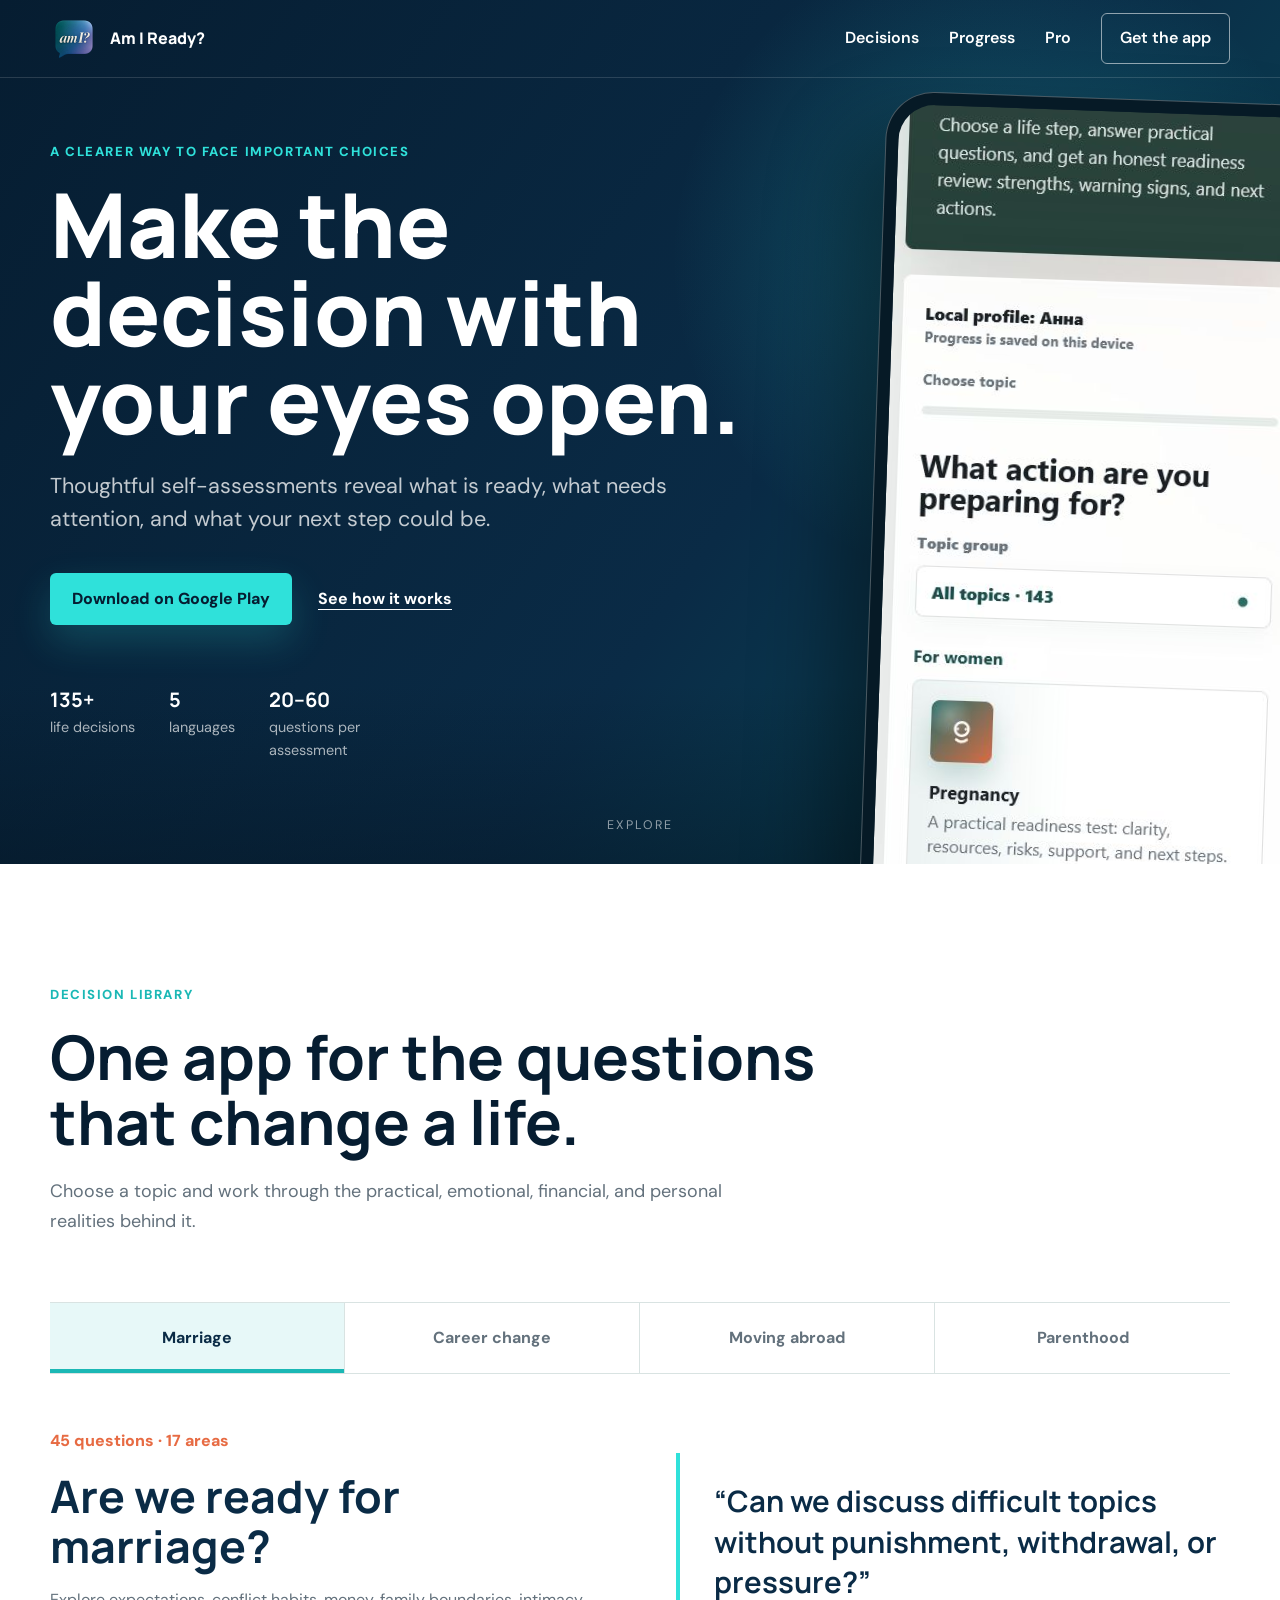
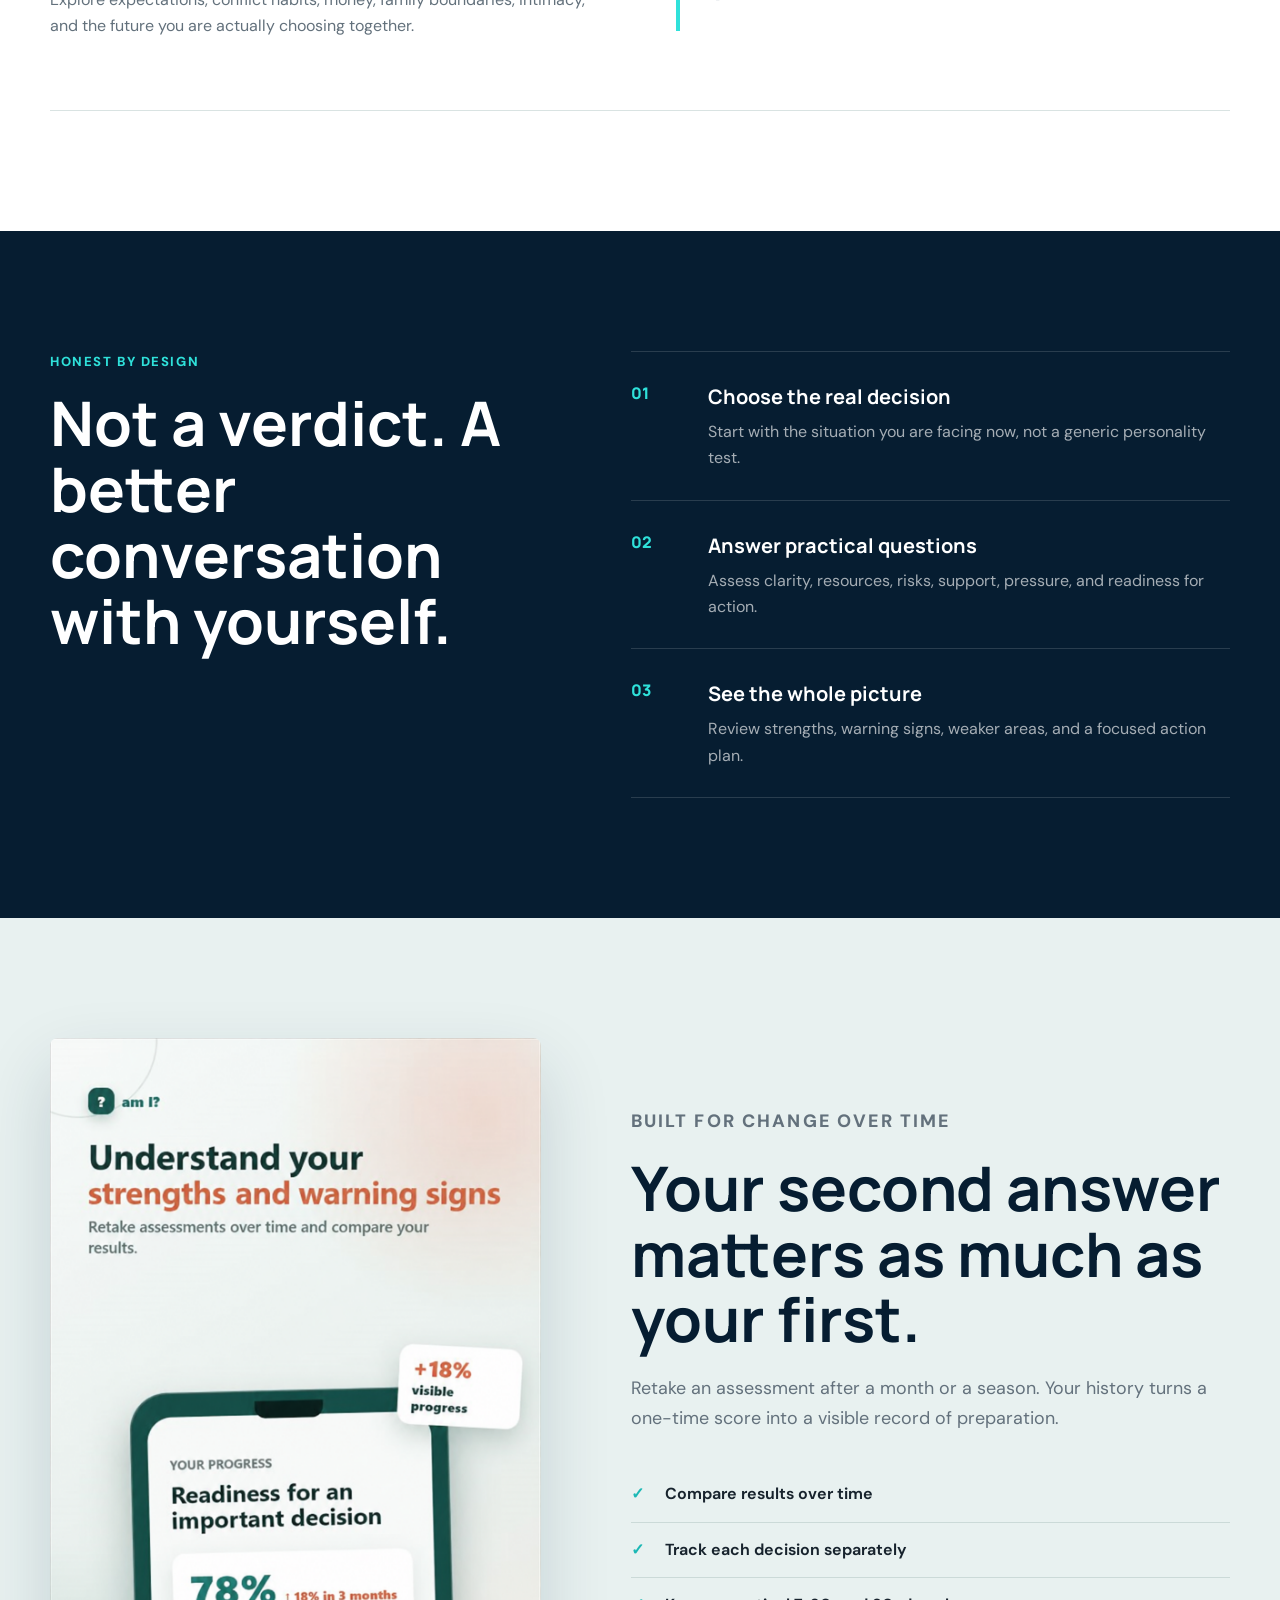
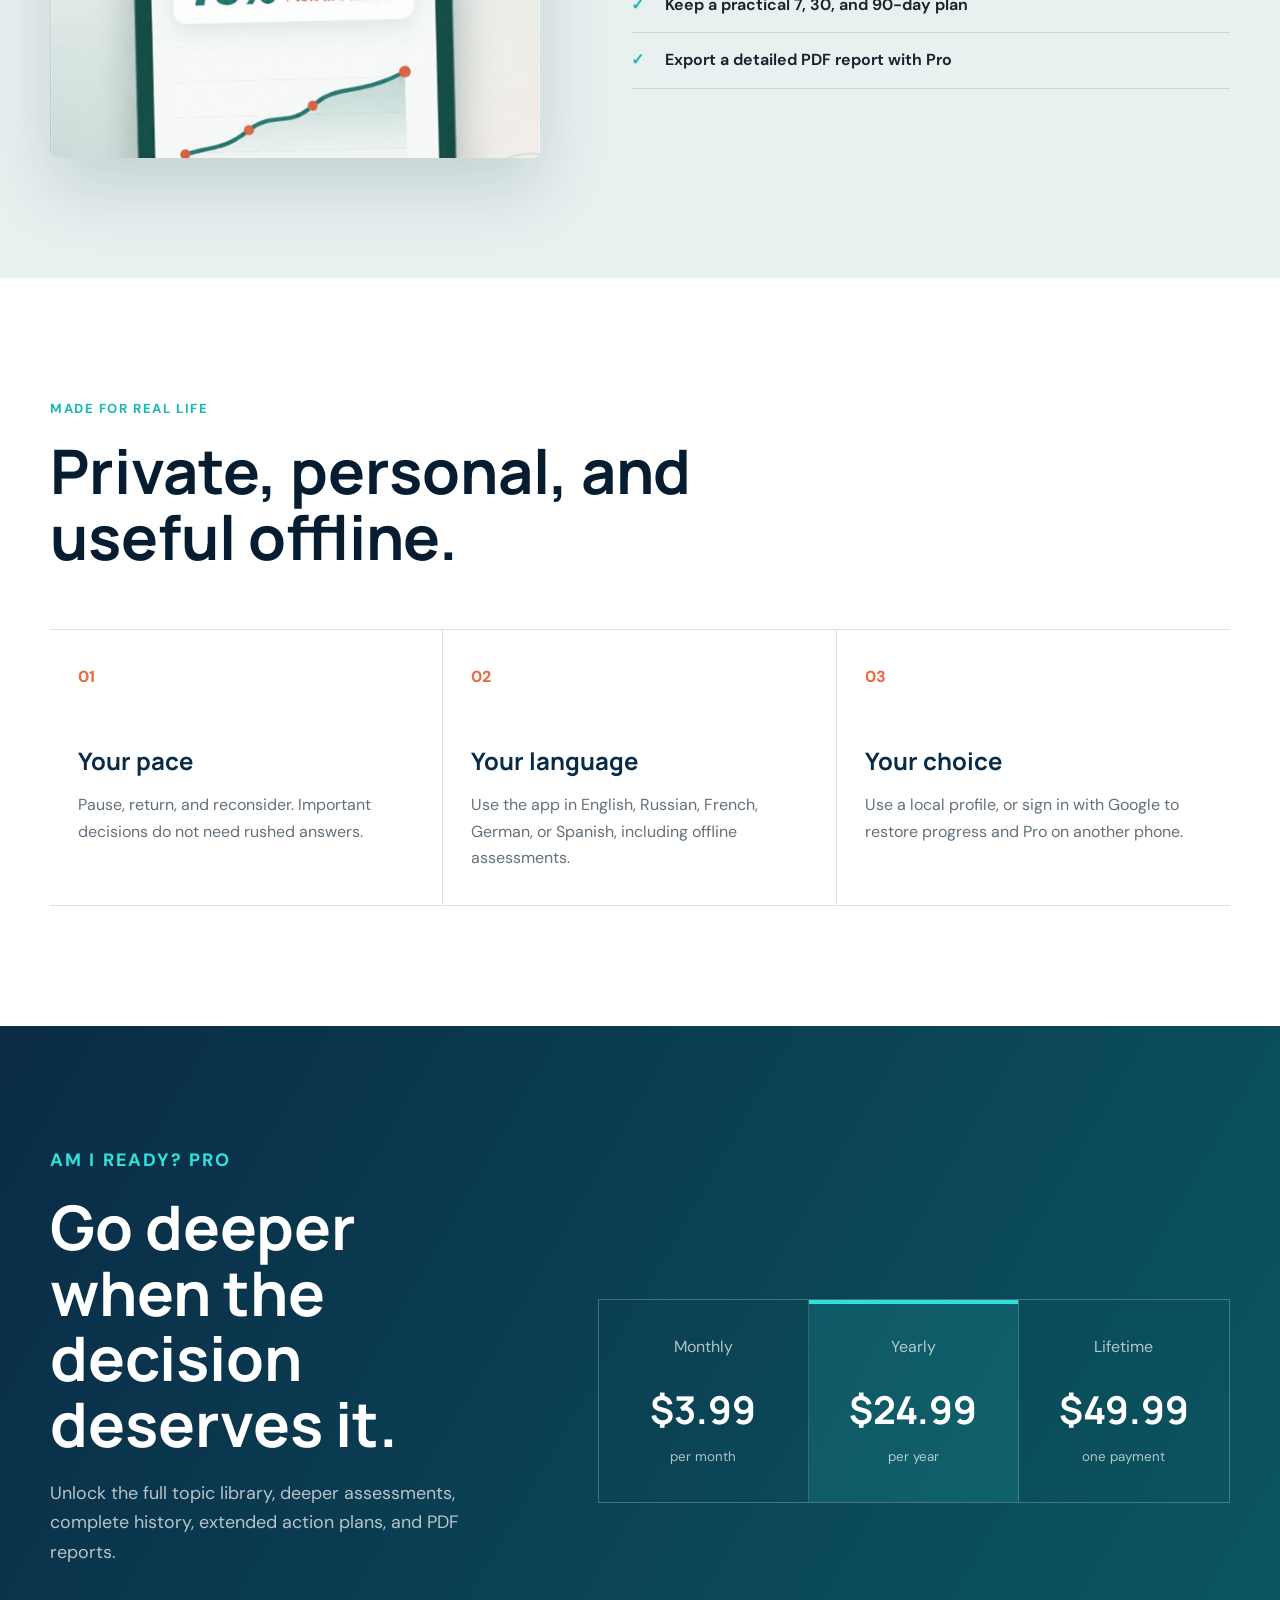
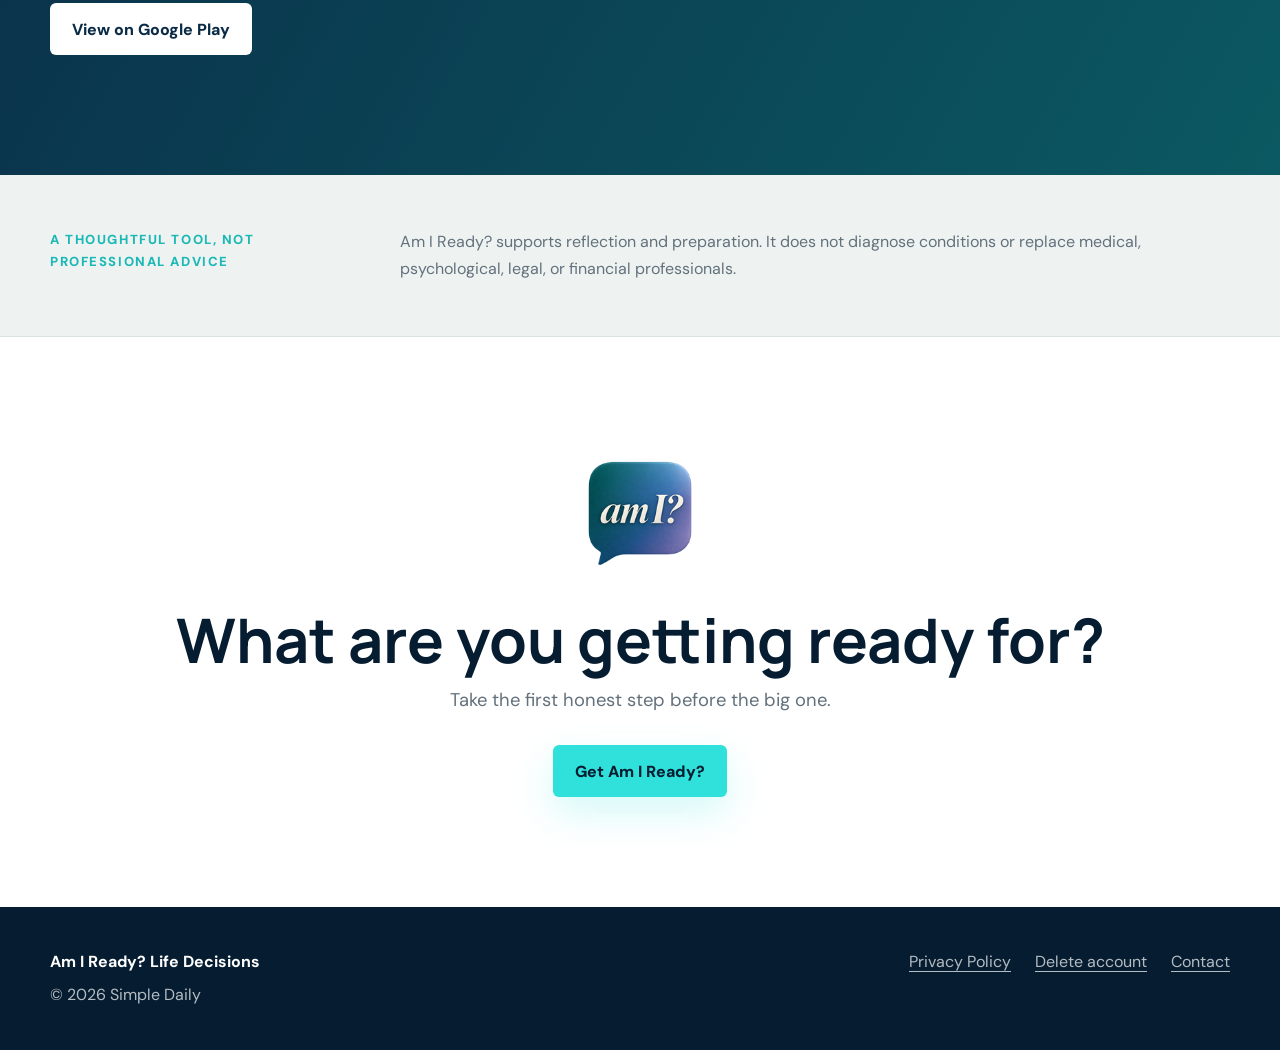
<file: index.html>
<!doctype html>
<html lang="en">
<head>
  <meta charset="utf-8">
  <meta name="viewport" content="width=device-width, initial-scale=1">
  <meta name="theme-color" content="#0a2b46">
  <meta name="description" content="Am I Ready? Life Decisions helps you examine important choices through thoughtful assessments, clear warning signs, and practical next steps.">
  <title>Am I Ready? Life Decisions</title>
  <link rel="icon" type="image/svg+xml" href="data:image/svg+xml,%3Csvg xmlns='http://www.w3.org/2000/svg' viewBox='0 0 64 64'%3E%3Crect width='64' height='64' rx='15' fill='%230a2b46'/%3E%3Cpath d='M23 23c1-8 18-8 18 2 0 8-9 8-9 15' fill='none' stroke='%232fe1da' stroke-width='6' stroke-linecap='round'/%3E%3Ccircle cx='32' cy='49' r='3.5' fill='white'/%3E%3C/svg%3E">
  <link rel="preconnect" href="https://fonts.googleapis.com">
  <link rel="preconnect" href="https://fonts.gstatic.com" crossorigin>
  <link href="https://fonts.googleapis.com/css2?family=DM+Sans:wght@400;500;600;700&family=Manrope:wght@500;600;700;800&display=swap" rel="stylesheet">
  <link rel="stylesheet" href="site.css">
</head>
<body>
  <header class="site-header" data-header>
    <a class="brand" href="#top" aria-label="Am I Ready home">
      <img src="assets/app-logo.png?v=20261002" alt="" width="50" height="50">
      <span>Am I Ready?</span>
    </a>
    <button class="menu-button" type="button" aria-label="Open navigation" aria-expanded="false" data-menu-button>☰</button>
    <nav class="nav" data-nav>
      <a href="#decisions">Decisions</a>
      <a href="#progress">Progress</a>
      <a href="#pro">Pro</a>
      <a class="nav-download" href="https://play.google.com/store/apps/details?id=com.vav.readiness">Get the app</a>
    </nav>
  </header>

  <main id="top">
    <section class="hero">
      <div class="hero-visual" aria-hidden="true">
        <div class="phone-frame">
          <img src="assets/app-home.png" alt="">
        </div>
      </div>
      <div class="hero-content">
        <p class="eyebrow">A clearer way to face important choices</p>
        <h1>Make the decision with your eyes open.</h1>
        <p class="hero-copy">Thoughtful self-assessments reveal what is ready, what needs attention, and what your next step could be.</p>
        <div class="hero-actions">
          <a class="button button-primary" href="https://play.google.com/store/apps/details?id=com.vav.readiness">Download on Google Play</a>
          <a class="text-link" href="#decisions">See how it works</a>
        </div>
        <div class="hero-proof" aria-label="Product highlights">
          <span><strong>135+</strong> life decisions</span>
          <span><strong>5</strong> languages</span>
          <span><strong>20–60</strong> questions per assessment</span>
        </div>
      </div>
      <div class="scroll-cue" aria-hidden="true">Explore</div>
    </section>

    <section class="decision-lab" id="decisions">
      <div class="section-heading">
        <p class="eyebrow">Decision library</p>
        <h2>One app for the questions that change a life.</h2>
        <p>Choose a topic and work through the practical, emotional, financial, and personal realities behind it.</p>
      </div>

      <div class="decision-explorer">
        <div class="decision-tabs" role="tablist" aria-label="Example decisions">
          <button class="decision-tab is-active" type="button" role="tab" aria-selected="true" data-decision="marriage">Marriage</button>
          <button class="decision-tab" type="button" role="tab" aria-selected="false" data-decision="career">Career change</button>
          <button class="decision-tab" type="button" role="tab" aria-selected="false" data-decision="move">Moving abroad</button>
          <button class="decision-tab" type="button" role="tab" aria-selected="false" data-decision="parenthood">Parenthood</button>
        </div>
        <div class="decision-detail" aria-live="polite">
          <div>
            <p class="decision-meta" data-decision-meta>45 questions · 17 areas</p>
            <h3 data-decision-title>Are we ready for marriage?</h3>
            <p data-decision-copy>Explore expectations, conflict habits, money, family boundaries, intimacy, and the future you are actually choosing together.</p>
          </div>
          <blockquote data-decision-question>“Can we discuss difficult topics without punishment, withdrawal, or pressure?”</blockquote>
        </div>
      </div>
    </section>

    <section class="method-band">
      <div class="method-intro">
        <p class="eyebrow">Honest by design</p>
        <h2>Not a verdict. A better conversation with yourself.</h2>
      </div>
      <ol class="method-steps">
        <li><span>01</span><div><h3>Choose the real decision</h3><p>Start with the situation you are facing now, not a generic personality test.</p></div></li>
        <li><span>02</span><div><h3>Answer practical questions</h3><p>Assess clarity, resources, risks, support, pressure, and readiness for action.</p></div></li>
        <li><span>03</span><div><h3>See the whole picture</h3><p>Review strengths, warning signs, weaker areas, and a focused action plan.</p></div></li>
      </ol>
    </section>

    <section class="progress-section" id="progress">
      <div class="progress-image">
        <img src="assets/progress-screen.png" alt="Am I Ready progress history showing improvement over time" loading="lazy">
      </div>
      <div class="progress-copy">
        <p class="eyebrow">Built for change over time</p>
        <h2>Your second answer matters as much as your first.</h2>
        <p>Retake an assessment after a month or a season. Your history turns a one-time score into a visible record of preparation.</p>
        <ul class="check-list">
          <li>Compare results over time</li>
          <li>Track each decision separately</li>
          <li>Keep a practical 7, 30, and 90-day plan</li>
          <li>Export a detailed PDF report with Pro</li>
        </ul>
      </div>
    </section>

    <section class="values-section">
      <div class="section-heading compact">
        <p class="eyebrow">Made for real life</p>
        <h2>Private, personal, and useful offline.</h2>
      </div>
      <div class="value-grid">
        <article><span>01</span><h3>Your pace</h3><p>Pause, return, and reconsider. Important decisions do not need rushed answers.</p></article>
        <article><span>02</span><h3>Your language</h3><p>Use the app in English, Russian, French, German, or Spanish, including offline assessments.</p></article>
        <article><span>03</span><h3>Your choice</h3><p>Use a local profile, or sign in with Google to restore progress and Pro on another phone.</p></article>
      </div>
    </section>

    <section class="pro-section" id="pro">
      <div class="pro-copy">
        <p class="eyebrow">Am I Ready? Pro</p>
        <h2>Go deeper when the decision deserves it.</h2>
        <p>Unlock the full topic library, deeper assessments, complete history, extended action plans, and PDF reports.</p>
        <a class="button button-light" href="https://play.google.com/store/apps/details?id=com.vav.readiness">View on Google Play</a>
      </div>
      <div class="pricing" aria-label="Pro pricing">
        <div><span>Monthly</span><strong>$3.99</strong><small>per month</small></div>
        <div class="featured"><span>Yearly</span><strong>$24.99</strong><small>per year</small></div>
        <div><span>Lifetime</span><strong>$49.99</strong><small>one payment</small></div>
      </div>
    </section>

    <section class="disclaimer">
      <p class="eyebrow">A thoughtful tool, not professional advice</p>
      <p>Am I Ready? supports reflection and preparation. It does not diagnose conditions or replace medical, psychological, legal, or financial professionals.</p>
    </section>

    <section class="final-cta">
      <img src="assets/app-logo.png?v=20261002" alt="Am I Ready?" width="132" height="132">
      <h2>What are you getting ready for?</h2>
      <p>Take the first honest step before the big one.</p>
      <a class="button button-primary" href="https://play.google.com/store/apps/details?id=com.vav.readiness">Get Am I Ready?</a>
    </section>
  </main>

  <footer>
    <div class="footer-brand">
      <strong>Am I Ready? Life Decisions</strong>
      <span>© 2026 Simple Daily</span>
    </div>
    <div class="footer-links">
      <a href="privacy-policy.html">Privacy Policy</a>
      <a href="delete-account.html">Delete account</a>
      <a href="mailto:vavxxx@gmail.com">Contact</a>
    </div>
  </footer>
  <script src="site.js"></script>
</body>
</html>
</file>
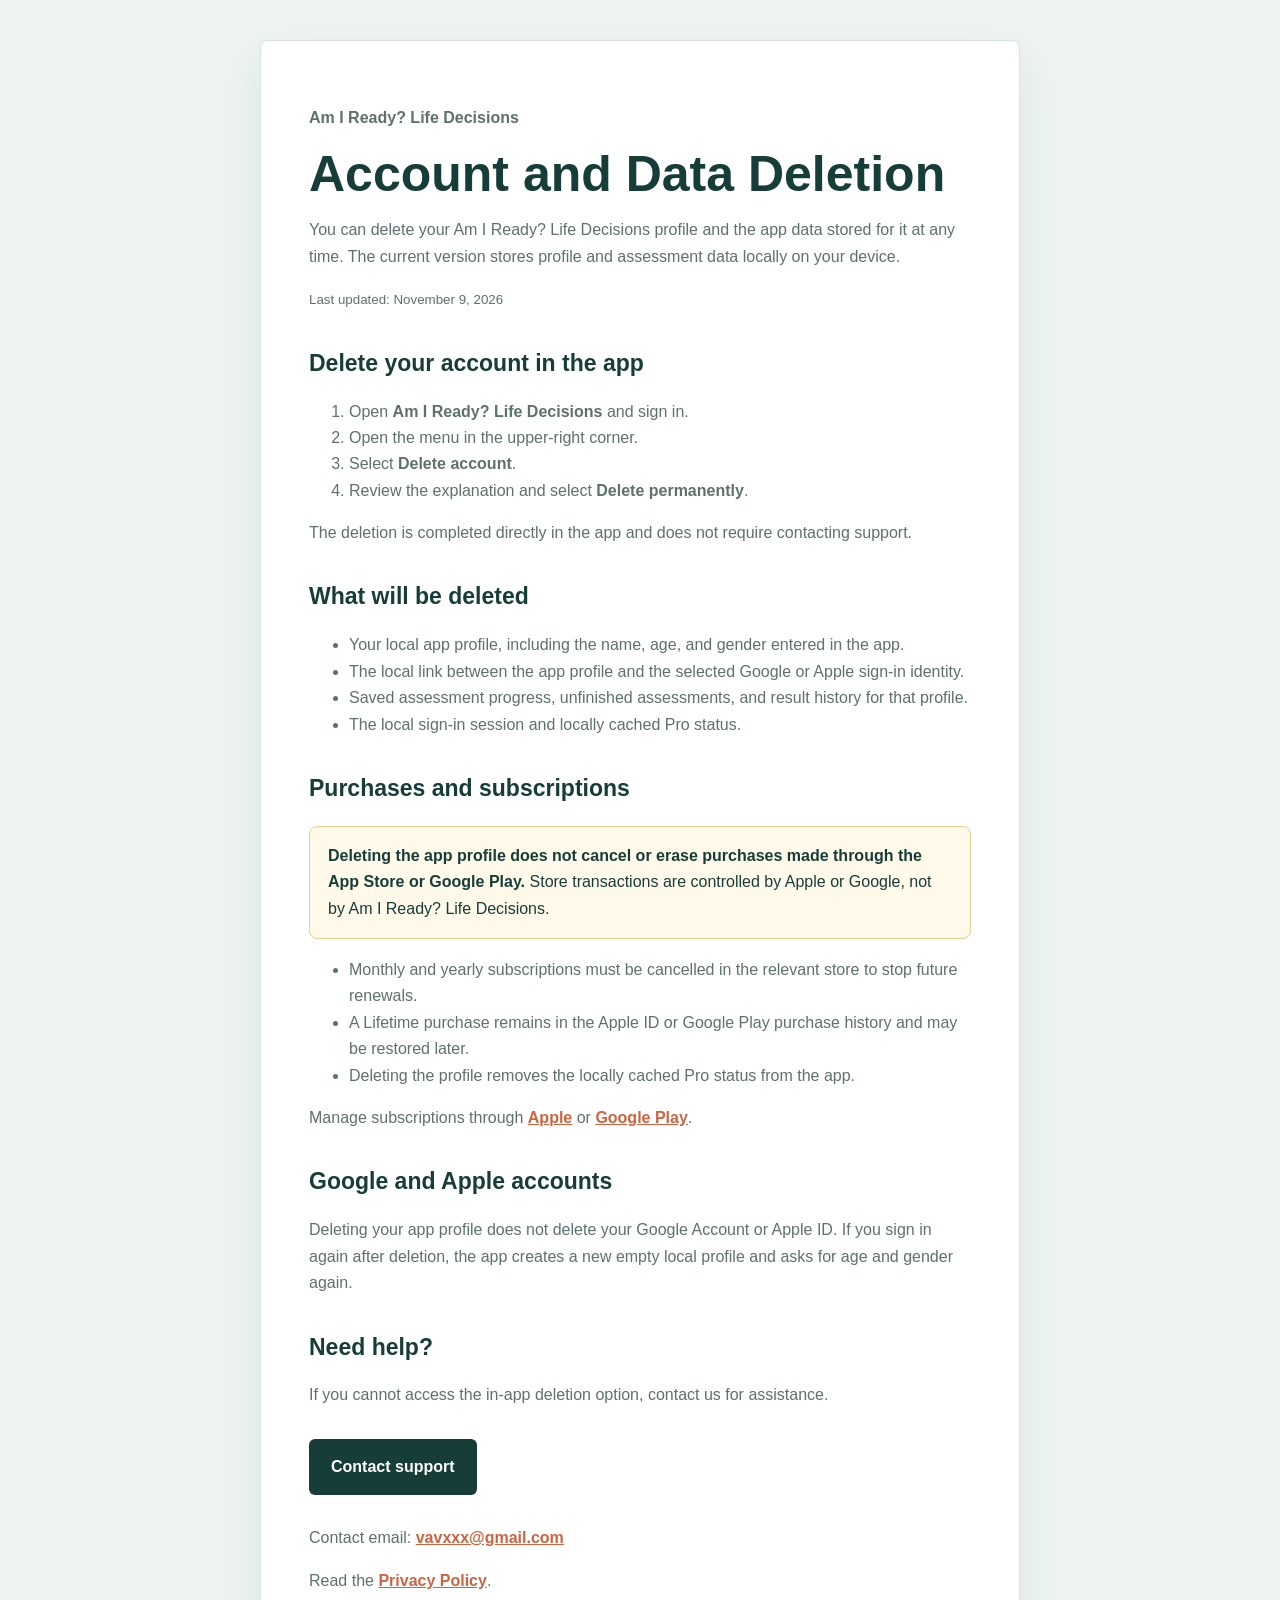
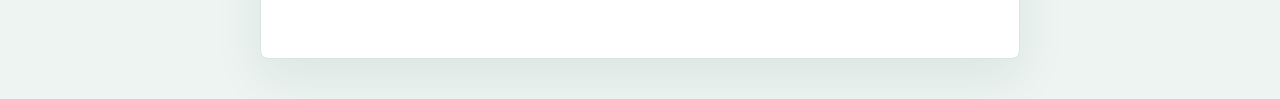
<file: delete-account.html>
<!doctype html>
<html lang="en">
<head>
  <meta charset="utf-8">
  <meta name="viewport" content="width=device-width, initial-scale=1">
  <meta name="description" content="Delete your Am I Ready? Life Decisions profile and locally stored app data.">
  <title>Account and Data Deletion | Am I Ready? Life Decisions</title>
  <style>
    :root {
      color-scheme: light;
      --ink: #173d38;
      --muted: #5d716e;
      --surface: #ffffff;
      --line: #d9e4e0;
      --accent: #cf633f;
      --background: #edf4f1;
    }
    * { box-sizing: border-box; }
    body {
      margin: 0;
      background: var(--background);
      color: var(--ink);
      font-family: Arial, Helvetica, sans-serif;
      line-height: 1.65;
    }
    main {
      width: min(760px, calc(100% - 32px));
      margin: 40px auto;
      padding: 48px;
      border: 1px solid var(--line);
      border-radius: 8px;
      background: var(--surface);
      box-shadow: 0 18px 50px rgba(23, 61, 56, .08);
    }
    h1 { margin: 0 0 10px; font-size: clamp(34px, 6vw, 50px); line-height: 1.08; }
    h2 { margin: 32px 0 8px; font-size: 23px; }
    p, li { color: var(--muted); }
    a { color: var(--accent); font-weight: 700; }
    .button {
      display: inline-block;
      margin: 14px 0;
      padding: 15px 22px;
      border-radius: 6px;
      background: var(--ink);
      color: #fff;
      text-decoration: none;
    }
    .notice {
      margin: 18px 0;
      padding: 16px 18px;
      border: 1px solid #e8cf91;
      border-radius: 8px;
      background: #fff9e9;
    }
    .notice strong { color: var(--ink); }
    @media (max-width: 600px) {
      main { margin: 0; width: 100%; padding: 30px 22px; border: 0; box-shadow: none; }
    }
  </style>
</head>
<body>
  <main>
    <p><strong>Am I Ready? Life Decisions</strong></p>
    <h1>Account and Data Deletion</h1>
    <p>
      You can delete your Am I Ready? Life Decisions profile and the app data stored for it at any time.
      The current version stores profile and assessment data locally on your device.
    </p>
    <p><small>Last updated: November 9, 2026</small></p>

    <h2>Delete your account in the app</h2>
    <ol>
      <li>Open <strong>Am I Ready? Life Decisions</strong> and sign in.</li>
      <li>Open the menu in the upper-right corner.</li>
      <li>Select <strong>Delete account</strong>.</li>
      <li>Review the explanation and select <strong>Delete permanently</strong>.</li>
    </ol>

    <p>The deletion is completed directly in the app and does not require contacting support.</p>

    <h2>What will be deleted</h2>
    <ul>
      <li>Your local app profile, including the name, age, and gender entered in the app.</li>
      <li>The local link between the app profile and the selected Google or Apple sign-in identity.</li>
      <li>Saved assessment progress, unfinished assessments, and result history for that profile.</li>
      <li>The local sign-in session and locally cached Pro status.</li>
    </ul>

    <h2>Purchases and subscriptions</h2>
    <div class="notice">
      <strong>Deleting the app profile does not cancel or erase purchases made through the App Store or Google Play.</strong>
      Store transactions are controlled by Apple or Google, not by Am I Ready? Life Decisions.
    </div>
    <ul>
      <li>Monthly and yearly subscriptions must be cancelled in the relevant store to stop future renewals.</li>
      <li>A Lifetime purchase remains in the Apple ID or Google Play purchase history and may be restored later.</li>
      <li>Deleting the profile removes the locally cached Pro status from the app.</li>
    </ul>
    <p>
      Manage subscriptions through
      <a href="https://apps.apple.com/account/subscriptions/" rel="noopener noreferrer">Apple</a>
      or
      <a href="https://play.google.com/store/account/subscriptions" rel="noopener noreferrer">Google Play</a>.
    </p>

    <h2>Google and Apple accounts</h2>
    <p>
      Deleting your app profile does not delete your Google Account or Apple ID. If you sign in again after
      deletion, the app creates a new empty local profile and asks for age and gender again.
    </p>

    <h2>Need help?</h2>
    <p>If you cannot access the in-app deletion option, contact us for assistance.</p>

    <a class="button"
       href="mailto:vavxxx@gmail.com?subject=Am%20I%20Ready%20account%20deletion%20help&body=I%20need%20help%20accessing%20the%20in-app%20account%20deletion%20option.">
      Contact support
    </a>

    <p>
      Contact email:
      <a href="mailto:vavxxx@gmail.com">vavxxx@gmail.com</a>
    </p>

    <p>
      Read the <a href="privacy-policy.html">Privacy Policy</a>.
    </p>
  </main>
</body>
</html>
</file>
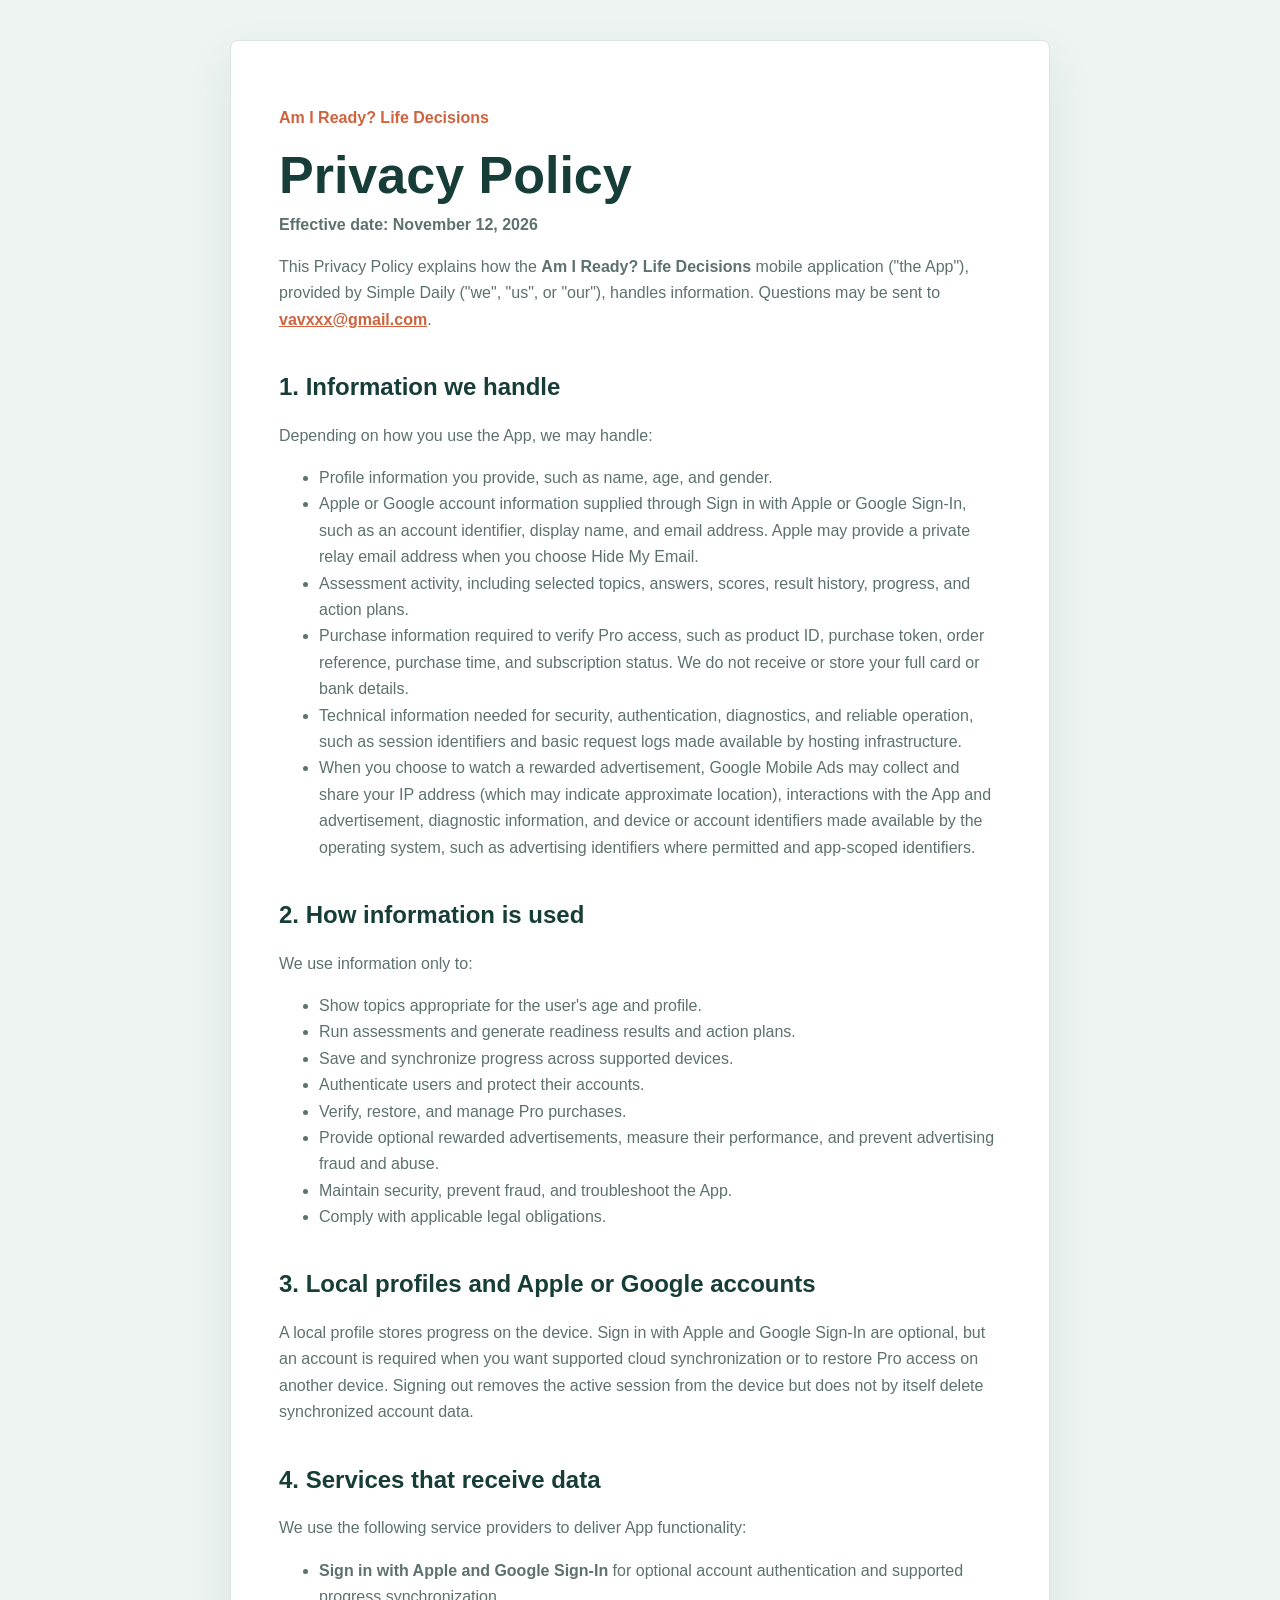
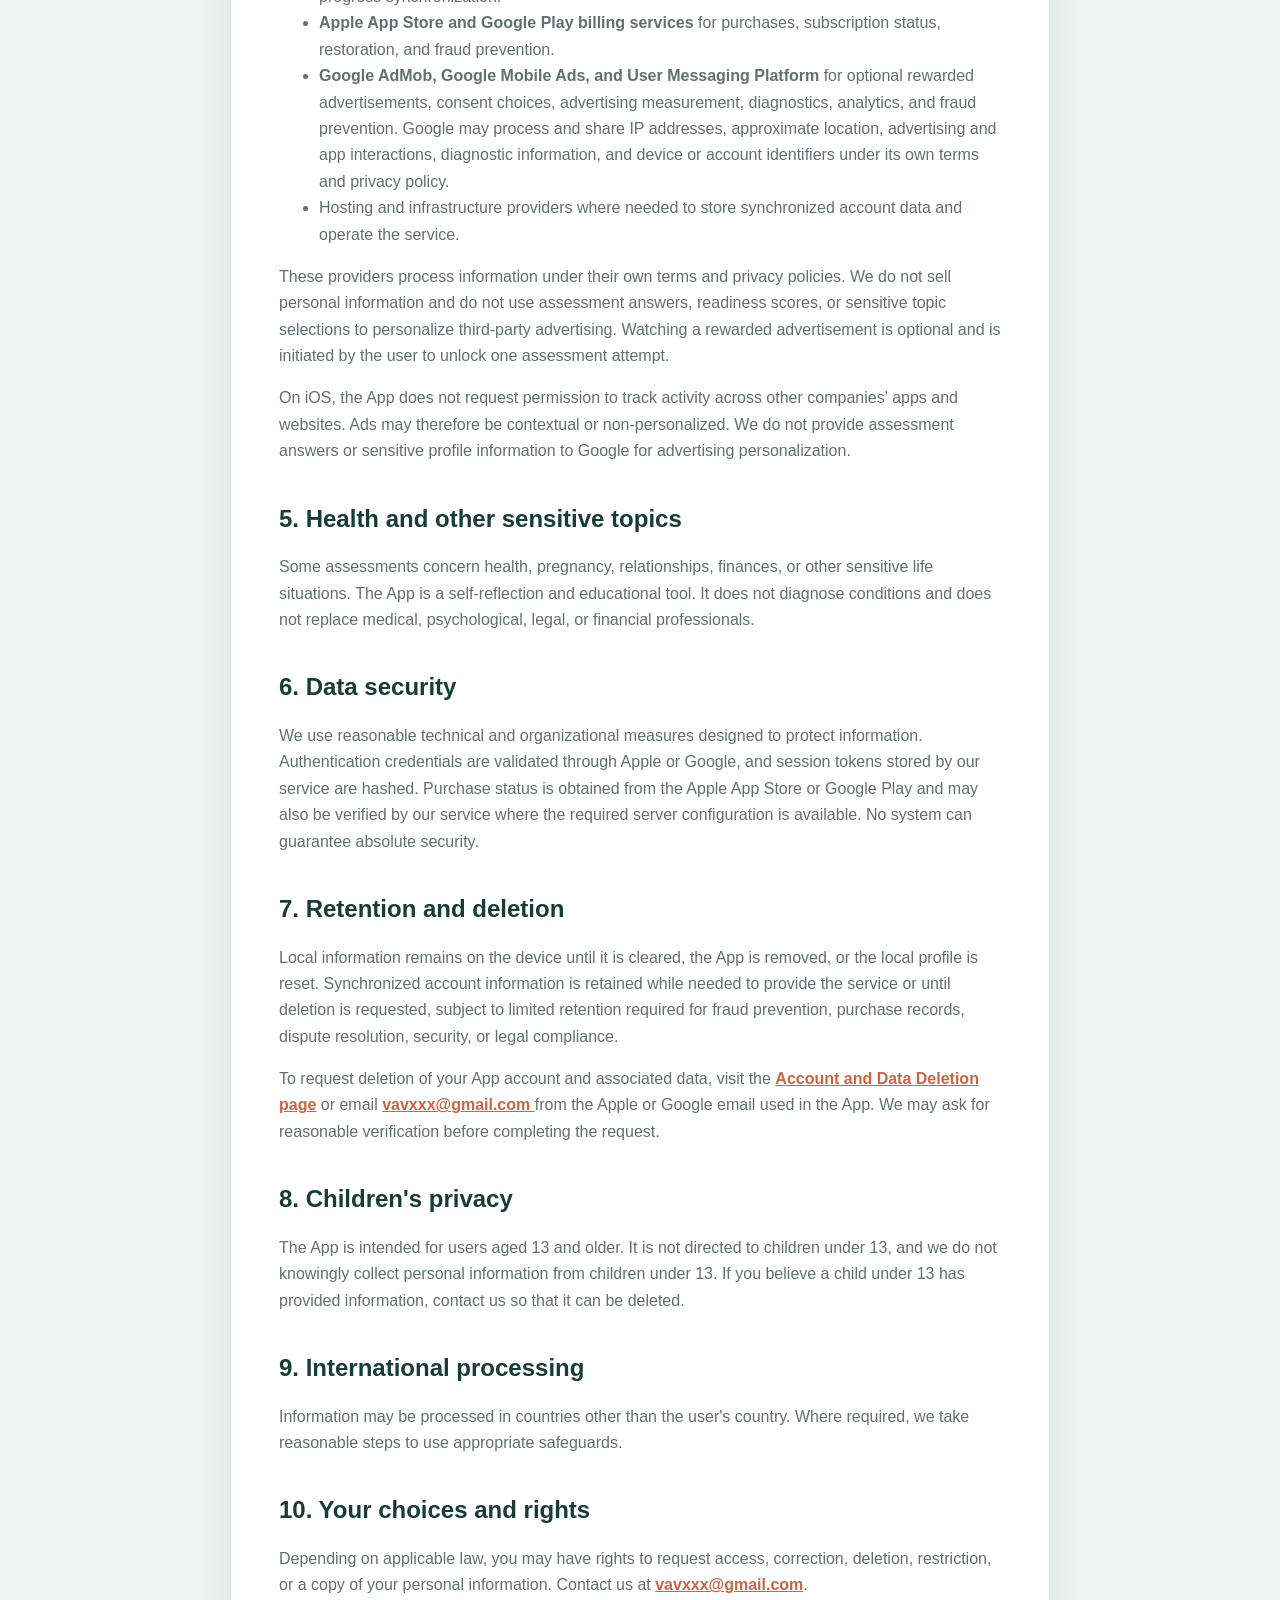
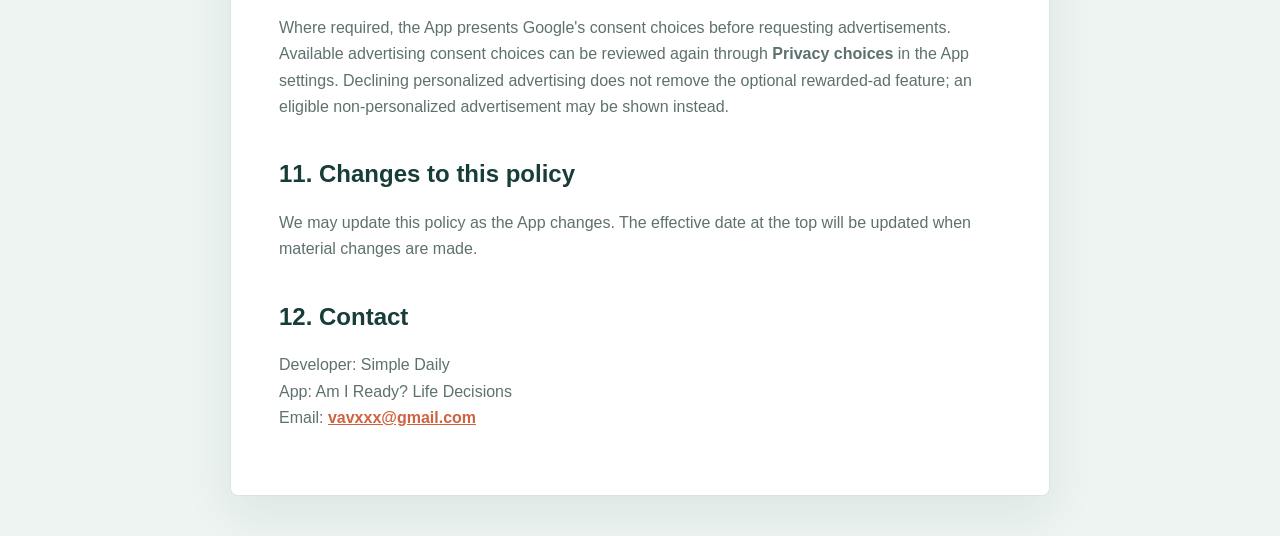
<file: privacy-policy.html>
<!doctype html>
<html lang="en">
<head>
  <meta charset="utf-8">
  <meta name="viewport" content="width=device-width, initial-scale=1">
  <meta name="description" content="Privacy Policy for the Am I Ready? Life Decisions mobile application.">
  <title>Privacy Policy | Am I Ready? Life Decisions</title>
  <style>
    :root {
      color-scheme: light;
      --ink: #173d38;
      --muted: #5d716e;
      --surface: #ffffff;
      --line: #d9e4e0;
      --accent: #cf633f;
      --background: #edf4f1;
    }
    * { box-sizing: border-box; }
    body {
      margin: 0;
      background: var(--background);
      color: var(--ink);
      font-family: Arial, Helvetica, sans-serif;
      line-height: 1.65;
    }
    main {
      width: min(820px, calc(100% - 32px));
      margin: 40px auto;
      padding: 48px;
      border: 1px solid var(--line);
      border-radius: 8px;
      background: var(--surface);
      box-shadow: 0 18px 50px rgba(23, 61, 56, .08);
    }
    h1 { margin: 0 0 8px; font-size: clamp(34px, 6vw, 52px); line-height: 1.08; }
    h2 { margin: 34px 0 8px; font-size: 24px; }
    p, li { color: var(--muted); }
    a { color: var(--accent); font-weight: 700; }
    .brand { color: var(--accent); font-weight: 800; }
    .updated { margin-top: 0; font-weight: 700; }
    @media (max-width: 600px) {
      main { margin: 0; width: 100%; padding: 30px 22px; border: 0; box-shadow: none; }
    }
  </style>
</head>
<body>
  <main>
    <p class="brand">Am I Ready? Life Decisions</p>
    <h1>Privacy Policy</h1>
    <p class="updated">Effective date: November 12, 2026</p>

    <p>
      This Privacy Policy explains how the <strong>Am I Ready? Life Decisions</strong>
      mobile application ("the App"), provided by Simple Daily ("we", "us", or
      "our"), handles information.
      Questions may be sent to
      <a href="mailto:vavxxx@gmail.com">vavxxx@gmail.com</a>.
    </p>

    <h2>1. Information we handle</h2>
    <p>Depending on how you use the App, we may handle:</p>
    <ul>
      <li>Profile information you provide, such as name, age, and gender.</li>
      <li>
        Apple or Google account information supplied through Sign in with Apple
        or Google Sign-In, such as an account identifier, display name, and email
        address. Apple may provide a private relay email address when you choose
        Hide My Email.
      </li>
      <li>
        Assessment activity, including selected topics, answers, scores, result
        history, progress, and action plans.
      </li>
      <li>
        Purchase information required to verify Pro access, such as product ID,
        purchase token, order reference, purchase time, and subscription status.
        We do not receive or store your full card or bank details.
      </li>
      <li>
        Technical information needed for security, authentication, diagnostics,
        and reliable operation, such as session identifiers and basic request logs
        made available by hosting infrastructure.
      </li>
      <li>
        When you choose to watch a rewarded advertisement, Google Mobile Ads may
        collect and share your IP address (which may indicate approximate
        location), interactions with the App and advertisement, diagnostic
        information, and device or account identifiers made available by the
        operating system, such as advertising identifiers where permitted and
        app-scoped identifiers.
      </li>
    </ul>

    <h2>2. How information is used</h2>
    <p>We use information only to:</p>
    <ul>
      <li>Show topics appropriate for the user's age and profile.</li>
      <li>Run assessments and generate readiness results and action plans.</li>
      <li>Save and synchronize progress across supported devices.</li>
      <li>Authenticate users and protect their accounts.</li>
      <li>Verify, restore, and manage Pro purchases.</li>
      <li>
        Provide optional rewarded advertisements, measure their performance, and
        prevent advertising fraud and abuse.
      </li>
      <li>Maintain security, prevent fraud, and troubleshoot the App.</li>
      <li>Comply with applicable legal obligations.</li>
    </ul>

    <h2>3. Local profiles and Apple or Google accounts</h2>
    <p>
      A local profile stores progress on the device. Sign in with Apple and Google
      Sign-In are optional, but an account is required when you want supported
      cloud synchronization or to restore Pro access on another device. Signing
      out removes the active session from the device but does not by itself delete
      synchronized account data.
    </p>

    <h2>4. Services that receive data</h2>
    <p>We use the following service providers to deliver App functionality:</p>
    <ul>
      <li>
        <strong>Sign in with Apple and Google Sign-In</strong> for optional account
        authentication and supported progress synchronization.
      </li>
      <li>
        <strong>Apple App Store and Google Play billing services</strong> for
        purchases, subscription status, restoration, and fraud prevention.
      </li>
      <li>
        <strong>Google AdMob, Google Mobile Ads, and User Messaging Platform</strong>
        for optional rewarded advertisements, consent choices, advertising
        measurement, diagnostics, analytics, and fraud prevention. Google may
        process and share IP addresses, approximate location, advertising and app
        interactions, diagnostic information, and device or account identifiers
        under its own terms and privacy policy.
      </li>
      <li>
        Hosting and infrastructure providers where needed to store synchronized
        account data and operate the service.
      </li>
    </ul>
    <p>
      These providers process information under their own terms and privacy
      policies. We do not sell personal information and do not use assessment
      answers, readiness scores, or sensitive topic selections to personalize
      third-party advertising. Watching a rewarded advertisement is optional and
      is initiated by the user to unlock one assessment attempt.
    </p>
    <p>
      On iOS, the App does not request permission to track activity across other
      companies' apps and websites. Ads may therefore be contextual or
      non-personalized. We do not provide assessment answers or sensitive profile
      information to Google for advertising personalization.
    </p>

    <h2>5. Health and other sensitive topics</h2>
    <p>
      Some assessments concern health, pregnancy, relationships, finances, or
      other sensitive life situations. The App is a self-reflection and
      educational tool. It does not diagnose conditions and does not replace
      medical, psychological, legal, or financial professionals.
    </p>

    <h2>6. Data security</h2>
    <p>
      We use reasonable technical and organizational measures designed to protect
      information. Authentication credentials are validated through Apple or
      Google, and session tokens stored by our service are hashed. Purchase status
      is obtained from the Apple App Store or Google Play and may also be verified
      by our service where the required server configuration is available.
      No system can guarantee absolute security.
    </p>

    <h2>7. Retention and deletion</h2>
    <p>
      Local information remains on the device until it is cleared, the App is
      removed, or the local profile is reset. Synchronized account information is
      retained while needed to provide the service or until deletion is requested,
      subject to limited retention required for fraud prevention, purchase
      records, dispute resolution, security, or legal compliance.
    </p>
    <p>
      To request deletion of your App account and associated data, visit the
      <a href="delete-account.html">Account and Data Deletion page</a> or email
      <a href="mailto:vavxxx@gmail.com?subject=am%20I%3F%20account%20deletion">
        vavxxx@gmail.com
      </a>
      from the Apple or Google email used in the App. We may ask for reasonable
      verification before completing the request.
    </p>

    <h2>8. Children's privacy</h2>
    <p>
      The App is intended for users aged 13 and older. It is not directed to
      children under 13, and we do not knowingly collect personal information from
      children under 13. If you believe a child under 13 has provided information,
      contact us so that it can be deleted.
    </p>

    <h2>9. International processing</h2>
    <p>
      Information may be processed in countries other than the user's country.
      Where required, we take reasonable steps to use appropriate safeguards.
    </p>

    <h2>10. Your choices and rights</h2>
    <p>
      Depending on applicable law, you may have rights to request access,
      correction, deletion, restriction, or a copy of your personal information.
      Contact us at
      <a href="mailto:vavxxx@gmail.com">vavxxx@gmail.com</a>.
    </p>
    <p>
      Where required, the App presents Google's consent choices before requesting
      advertisements. Available advertising consent choices can be reviewed again
      through <strong>Privacy choices</strong> in the App settings. Declining
      personalized advertising does not remove the optional rewarded-ad feature;
      an eligible non-personalized advertisement may be shown instead.
    </p>

    <h2>11. Changes to this policy</h2>
    <p>
      We may update this policy as the App changes. The effective date at the top
      will be updated when material changes are made.
    </p>

    <h2>12. Contact</h2>
    <p>
      Developer: Simple Daily<br>
      App: Am I Ready? Life Decisions<br>
      Email: <a href="mailto:vavxxx@gmail.com">vavxxx@gmail.com</a>
    </p>
  </main>
</body>
</html>
</file>
<file: site.css>
:root {
  --navy: #0a2b46;
  --navy-deep: #061d31;
  --teal: #1bb8b5;
  --aqua: #2fe1da;
  --orange: #e76b43;
  --ink: #17232d;
  --muted: #63717c;
  --paper: #f5f8f7;
  --white: #ffffff;
  --line: #d9e3e2;
  --max: 1180px;
}

* { box-sizing: border-box; }
html { scroll-behavior: smooth; }
body {
  margin: 0;
  color: var(--ink);
  background: var(--paper);
  font-family: "DM Sans", Arial, sans-serif;
  font-size: 16px;
  line-height: 1.65;
}
body.menu-open { overflow: hidden; }
img { display: block; max-width: 100%; }
a { color: inherit; }
button, a { -webkit-tap-highlight-color: transparent; }
button { font: inherit; }
h1, h2, h3, p { margin-top: 0; }
h1, h2, h3, .brand { font-family: "Manrope", Arial, sans-serif; letter-spacing: 0; }

.site-header {
  position: fixed;
  z-index: 50;
  top: 0;
  left: 0;
  right: 0;
  height: 78px;
  padding: 0 max(24px, calc((100vw - var(--max)) / 2));
  display: flex;
  align-items: center;
  justify-content: space-between;
  color: var(--white);
  border-bottom: 1px solid rgba(255,255,255,.14);
  transition: background .25s ease, box-shadow .25s ease;
}
.site-header.is-scrolled {
  background: rgba(6, 29, 49, .94);
  box-shadow: 0 12px 28px rgba(4, 21, 35, .18);
  backdrop-filter: blur(14px);
}
.brand { display: flex; align-items: center; gap: 12px; font-weight: 800; text-decoration: none; }
.brand img { width: 48px; height: 48px; object-fit: contain; }
.nav { display: flex; align-items: center; gap: 30px; }
.nav a { font-weight: 600; text-decoration: none; }
.nav a:not(.nav-download):hover { color: var(--aqua); }
.nav-download { padding: 11px 18px; border: 1px solid rgba(255,255,255,.55); border-radius: 6px; }
.nav-download:hover { background: var(--white); color: var(--navy); }
.menu-button { display: none; border: 0; background: transparent; color: white; font-size: 28px; cursor: pointer; }

.hero {
  position: relative;
  min-height: 780px;
  height: min(900px, 96vh);
  overflow: hidden;
  display: flex;
  align-items: center;
  color: var(--white);
  background:
    radial-gradient(circle at 78% 30%, rgba(47,225,218,.25), transparent 28%),
    linear-gradient(125deg, var(--navy-deep) 0%, var(--navy) 58%, #0a505c 100%);
}
.hero::after {
  content: "";
  position: absolute;
  inset: auto 0 0;
  height: 180px;
  background: linear-gradient(transparent, rgba(3,17,29,.42));
  pointer-events: none;
}
.hero-content {
  position: relative;
  z-index: 3;
  width: min(720px, 62vw);
  margin-left: max(24px, calc((100vw - var(--max)) / 2));
  padding: 110px 0 70px;
}
.eyebrow {
  margin-bottom: 18px;
  color: var(--teal);
  font-size: .82rem;
  font-weight: 800;
  letter-spacing: .12em;
  text-transform: uppercase;
}
.hero .eyebrow { color: var(--aqua); }
.hero h1 {
  max-width: 760px;
  margin-bottom: 26px;
  font-size: clamp(3.4rem, 7vw, 6.8rem);
  line-height: .98;
  font-weight: 800;
}
.hero-copy { max-width: 620px; color: rgba(255,255,255,.76); font-size: clamp(1.08rem, 1.8vw, 1.35rem); line-height: 1.55; }
.hero-actions { display: flex; align-items: center; gap: 26px; margin-top: 36px; }
.button {
  display: inline-flex;
  min-height: 52px;
  padding: 14px 22px;
  align-items: center;
  justify-content: center;
  border: 0;
  border-radius: 6px;
  font-weight: 800;
  line-height: 1.2;
  text-decoration: none;
  transition: transform .2s ease, box-shadow .2s ease, background .2s ease;
}
.button:hover { transform: translateY(-2px); }
.button-primary { color: var(--navy-deep); background: var(--aqua); box-shadow: 0 16px 38px rgba(47,225,218,.2); }
.button-primary:hover { background: #67eee9; }
.text-link { color: white; font-weight: 700; text-underline-offset: 5px; }
.hero-proof { display: flex; gap: 34px; margin-top: 58px; color: rgba(255,255,255,.66); font-size: .9rem; }
.hero-proof span { max-width: 150px; }
.hero-proof strong { display: block; color: white; font-family: "Manrope", sans-serif; font-size: 1.25rem; }
.hero-visual { position: absolute; z-index: 2; top: 98px; right: max(-40px, calc((100vw - 1440px) / 2)); width: min(35vw, 455px); height: calc(100% - 98px); }
.phone-frame {
  height: 112%;
  padding: 12px;
  overflow: hidden;
  border: 1px solid rgba(255,255,255,.28);
  border-radius: 48px 48px 0 0;
  background: #061a26;
  box-shadow: -34px 42px 80px rgba(0,0,0,.38);
  transform: rotate(2deg);
}
.phone-frame img { width: 100%; min-height: 100%; object-fit: cover; object-position: top; border-radius: 36px 36px 0 0; }
.scroll-cue { position: absolute; z-index: 4; bottom: 28px; left: 50%; color: rgba(255,255,255,.55); font-size: .78rem; letter-spacing: .15em; text-transform: uppercase; transform: translateX(-50%); }

.decision-lab { padding: 120px max(24px, calc((100vw - var(--max)) / 2)); background: #fff; }
.section-heading { max-width: 780px; }
.section-heading h2, .progress-copy h2, .pro-copy h2, .final-cta h2, .method-intro h2 {
  margin-bottom: 22px;
  color: var(--navy-deep);
  font-size: clamp(2.25rem, 4.8vw, 4.8rem);
  line-height: 1.07;
}
.section-heading > p:last-child, .progress-copy > p, .pro-copy > p { max-width: 700px; color: var(--muted); font-size: 1.12rem; }
.decision-explorer { margin-top: 66px; border-top: 1px solid var(--line); border-bottom: 1px solid var(--line); }
.decision-tabs { display: grid; grid-template-columns: repeat(4, 1fr); border-bottom: 1px solid var(--line); }
.decision-tab { min-height: 70px; padding: 15px; border: 0; border-right: 1px solid var(--line); color: var(--muted); background: transparent; font-weight: 700; cursor: pointer; }
.decision-tab:last-child { border-right: 0; }
.decision-tab.is-active { color: var(--navy); background: rgba(27,184,181,.1); box-shadow: inset 0 -4px var(--teal); }
.decision-detail { display: grid; grid-template-columns: 1fr 1fr; gap: 72px; align-items: center; min-height: 330px; padding: 54px 0; }
.decision-detail h3 { margin-bottom: 16px; color: var(--navy); font-size: clamp(1.8rem, 3.5vw, 3rem); line-height: 1.12; }
.decision-detail p { color: var(--muted); }
.decision-meta { color: var(--orange) !important; font-weight: 800; }
.decision-detail blockquote { margin: 0; padding: 28px 0 28px 34px; border-left: 4px solid var(--aqua); color: var(--navy); font-family: "Manrope", sans-serif; font-size: clamp(1.35rem, 2.3vw, 2rem); font-weight: 650; line-height: 1.38; }

.method-band { display: grid; grid-template-columns: .9fr 1.1fr; gap: 90px; padding: 120px max(24px, calc((100vw - var(--max)) / 2)); color: white; background: var(--navy-deep); }
.method-band .eyebrow { color: var(--aqua); }
.method-intro h2 { color: white; }
.method-steps { margin: 0; padding: 0; list-style: none; }
.method-steps li { display: grid; grid-template-columns: 55px 1fr; gap: 22px; padding: 28px 0; border-top: 1px solid rgba(255,255,255,.14); }
.method-steps li:last-child { border-bottom: 1px solid rgba(255,255,255,.14); }
.method-steps > li > span { color: var(--aqua); font-family: "Manrope", sans-serif; font-weight: 800; }
.method-steps h3 { margin-bottom: 6px; font-size: 1.25rem; }
.method-steps p { margin-bottom: 0; color: rgba(255,255,255,.64); }

.progress-section { display: grid; grid-template-columns: .9fr 1.1fr; gap: 90px; align-items: center; padding: 120px max(24px, calc((100vw - var(--max)) / 2)); background: #e8f1f0; }
.progress-image { max-height: 720px; overflow: hidden; border-radius: 8px; box-shadow: 0 30px 70px rgba(10,43,70,.16); }
.progress-image img { width: 100%; height: 100%; object-fit: cover; object-position: top; }
.check-list { margin: 34px 0 0; padding: 0; list-style: none; }
.check-list li { position: relative; padding: 14px 0 14px 34px; border-bottom: 1px solid #cbdad8; font-weight: 650; }
.check-list li::before { content: "✓"; position: absolute; left: 0; color: var(--teal); font-weight: 900; }

.values-section { padding: 120px max(24px, calc((100vw - var(--max)) / 2)); background: white; }
.compact { max-width: 720px; }
.value-grid { display: grid; grid-template-columns: repeat(3, 1fr); gap: 0; margin-top: 60px; border-top: 1px solid var(--line); border-bottom: 1px solid var(--line); }
.value-grid article { min-height: 260px; padding: 34px 28px; border-right: 1px solid var(--line); }
.value-grid article:last-child { border-right: 0; }
.value-grid span { color: var(--orange); font-weight: 800; }
.value-grid h3 { margin: 50px 0 12px; color: var(--navy); font-size: 1.5rem; }
.value-grid p { margin: 0; color: var(--muted); }

.pro-section { display: grid; grid-template-columns: .85fr 1.15fr; gap: 80px; align-items: center; padding: 120px max(24px, calc((100vw - var(--max)) / 2)); color: white; background: linear-gradient(120deg, #0a2b46, #0b5962); }
.pro-section .eyebrow { color: var(--aqua); }
.pro-copy h2 { color: white; }
.pro-copy > p { color: rgba(255,255,255,.7); }
.button-light { margin-top: 18px; color: var(--navy); background: white; }
.pricing { display: grid; grid-template-columns: repeat(3, 1fr); align-items: stretch; border: 1px solid rgba(255,255,255,.24); }
.pricing > div { min-width: 0; padding: 34px 18px; border-right: 1px solid rgba(255,255,255,.18); text-align: center; }
.pricing > div:last-child { border-right: 0; }
.pricing .featured { background: rgba(47,225,218,.12); box-shadow: inset 0 4px var(--aqua); }
.pricing span, .pricing small { display: block; color: rgba(255,255,255,.68); }
.pricing strong { display: block; margin: 18px 0 4px; font-family: "Manrope", sans-serif; font-size: clamp(1.7rem, 3vw, 2.6rem); }

.disclaimer { display: flex; gap: 80px; padding: 54px max(24px, calc((100vw - var(--max)) / 2)); border-bottom: 1px solid var(--line); background: #eef3f2; }
.disclaimer .eyebrow { flex: 0 0 270px; margin: 0; }
.disclaimer p:last-child { max-width: 760px; margin: 0; color: var(--muted); }
.final-cta { padding: 110px 24px; text-align: center; background: white; }
.final-cta img { margin: 0 auto 28px; }
.final-cta h2 { margin-bottom: 12px; }
.final-cta p { margin-bottom: 30px; color: var(--muted); font-size: 1.15rem; }

footer { display: flex; justify-content: space-between; gap: 40px; padding: 42px max(24px, calc((100vw - var(--max)) / 2)); color: rgba(255,255,255,.7); background: var(--navy-deep); }
.footer-brand { display: flex; flex-direction: column; gap: 6px; }
.footer-brand strong { color: white; }
.footer-links { display: flex; flex-wrap: wrap; gap: 24px; }
.footer-links a { text-underline-offset: 4px; }

@media (max-width: 980px) {
  .hero { min-height: 760px; height: auto; padding-bottom: 80px; }
  .hero-content { width: calc(100% - 48px); max-width: 680px; margin-left: 24px; padding-top: 150px; }
  .hero-visual { right: -130px; width: 430px; opacity: .32; }
  .hero-content::before { content: ""; position: absolute; z-index: -1; inset: 80px -20px -20px -20px; background: radial-gradient(circle at 25% 50%, rgba(6,29,49,.72), transparent 70%); }
  .method-band, .progress-section, .pro-section { grid-template-columns: 1fr; gap: 58px; }
  .progress-image { max-width: 620px; max-height: 520px; }
  .pricing { max-width: 720px; }
}

@media (max-width: 720px) {
  .site-header { height: 68px; padding: 0 18px; }
  .brand img { width: 42px; height: 42px; }
  .menu-button { display: block; }
  .nav { position: fixed; inset: 68px 0 0; display: none; flex-direction: column; align-items: stretch; gap: 0; padding: 30px 24px; background: var(--navy-deep); }
  .nav.is-open { display: flex; }
  .nav a { padding: 18px 4px; border-bottom: 1px solid rgba(255,255,255,.15); font-size: 1.2rem; }
  .nav-download { margin-top: 20px; padding: 15px 18px !important; text-align: center; }
  .hero { min-height: 740px; padding-bottom: 50px; }
  .hero-content { width: calc(100% - 36px); margin-left: 18px; padding-top: 128px; }
  .hero h1 { font-size: clamp(3rem, 14vw, 4.8rem); }
  .hero-actions { align-items: stretch; flex-direction: column; gap: 18px; }
  .text-link { text-align: center; }
  .hero-proof { gap: 18px; margin-top: 42px; }
  .hero-proof span { font-size: .78rem; }
  .hero-visual { right: -190px; width: 390px; opacity: .24; }
  .scroll-cue { display: none; }
  .decision-lab, .method-band, .progress-section, .values-section, .pro-section { padding: 84px 20px; }
  .decision-tabs { grid-template-columns: 1fr 1fr; }
  .decision-tab:nth-child(2) { border-right: 0; }
  .decision-tab:nth-child(-n+2) { border-bottom: 1px solid var(--line); }
  .decision-detail { grid-template-columns: 1fr; gap: 20px; padding: 42px 0; }
  .decision-detail blockquote { padding-left: 22px; }
  .value-grid { grid-template-columns: 1fr; }
  .value-grid article { min-height: auto; border-right: 0; border-bottom: 1px solid var(--line); }
  .value-grid article:last-child { border-bottom: 0; }
  .value-grid h3 { margin-top: 24px; }
  .pricing { grid-template-columns: 1fr; }
  .pricing > div { border-right: 0; border-bottom: 1px solid rgba(255,255,255,.18); }
  .pricing > div:last-child { border-bottom: 0; }
  .disclaimer { flex-direction: column; gap: 16px; padding: 46px 20px; }
  .disclaimer .eyebrow { flex: auto; }
  footer { flex-direction: column; padding: 38px 20px; }
}

@media (prefers-reduced-motion: reduce) {
  html { scroll-behavior: auto; }
  *, *::before, *::after { transition: none !important; }
}
</file>
